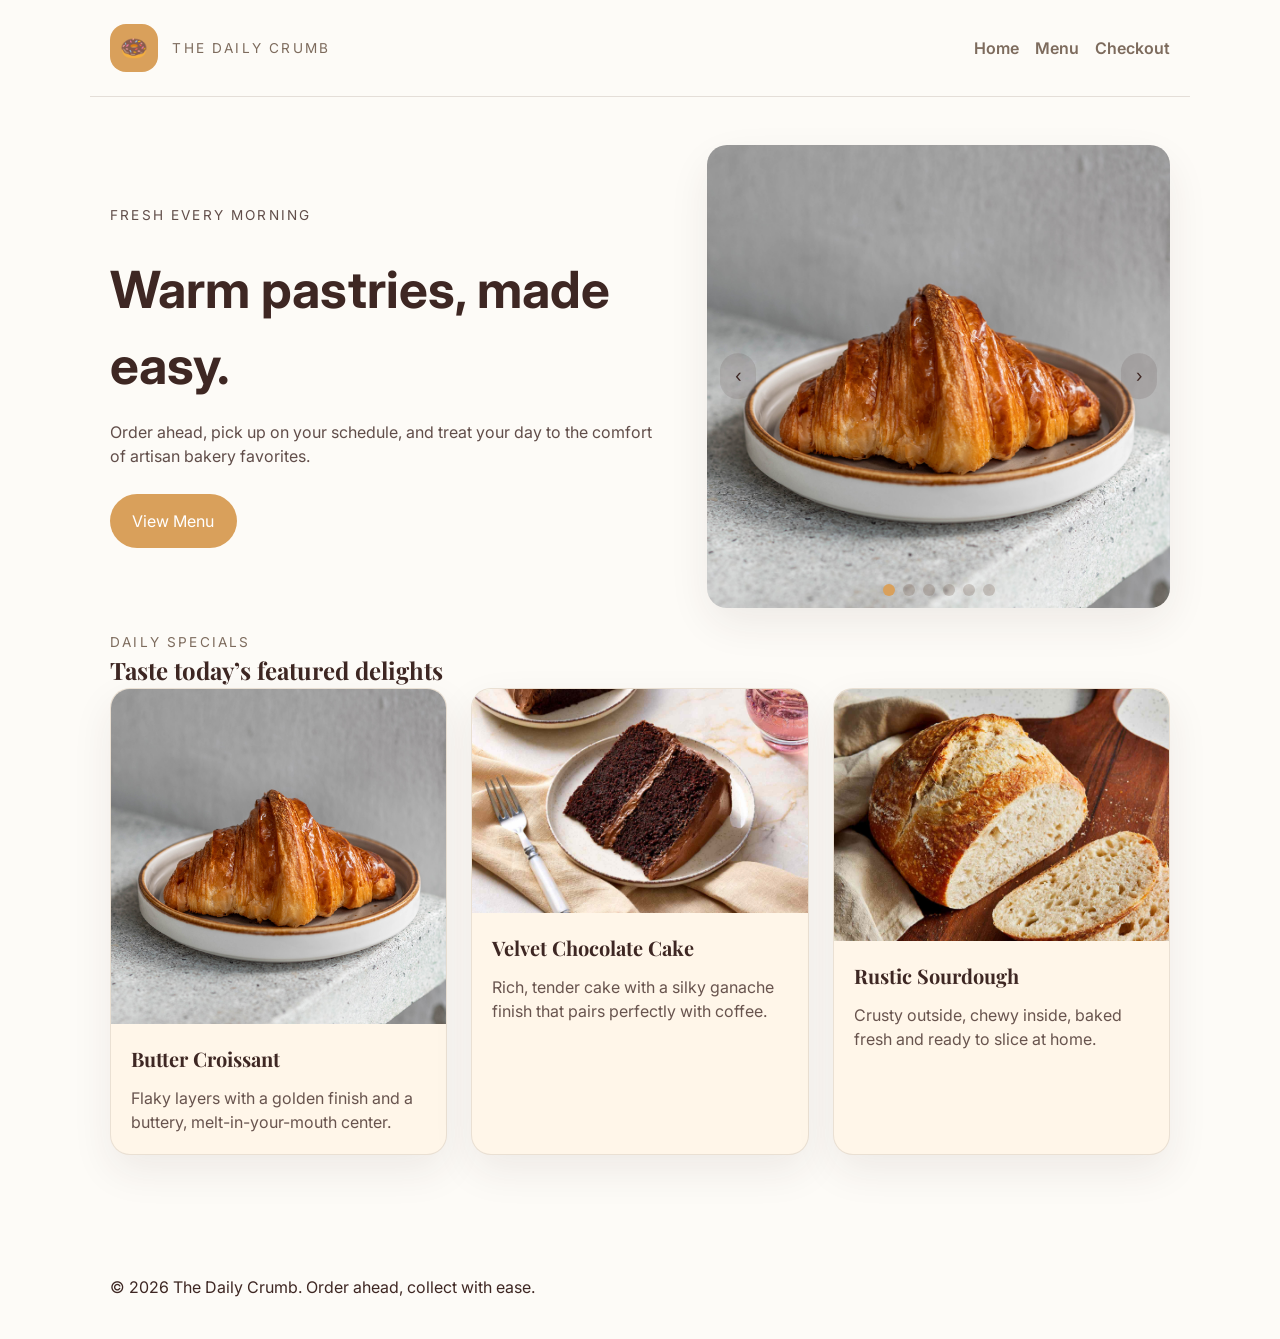
<file: index.html>
<!DOCTYPE html>
<html lang="en">
<head>
  <meta charset="UTF-8">
  <meta name="viewport" content="width=device-width, initial-scale=1.0">
  <title>The Daily Crum</title>
  <link rel="preconnect" href="https://fonts.googleapis.com">
  <link rel="preconnect" href="https://fonts.gstatic.com" crossorigin>
  <link href="https://fonts.googleapis.com/css2?family=Inter:wght@400;500;600&family=Playfair+Display:wght@600;700&display=swap" rel="stylesheet">
  <link rel="stylesheet" href="./style.css">
</head>
<body>
  <header class="site-header">
    <div class="site-branding">
      <span class="brand-mark">&#127849;</span>
      <div>
        <p class="eyebrow">The Daily Crumb</p>
      </div>
    </div>

    <nav aria-label="Primary navigation">
      <ul class="nav-list">
        <li><a href="./index.html" class="nav-link">Home</a></li>
        <li><a href="./menu.html" class="nav-link">Menu</a></li>
        <li><a href="./checkout.html" class="nav-link">Checkout</a></li>
      </ul>
    </nav>
  </header>

  <main>
    <section class="hero section-large">
      <div class="hero-copy">
        <p class="eyebrow">Fresh every morning</p>
        <h2>Warm pastries, made easy.</h2>
        <p>Order ahead, pick up on your schedule, and treat your day to the comfort of artisan bakery favorites.</p>
        <a href="./menu.html" class="button button-primary">View Menu</a>
      </div>
      <div class="hero-visual" aria-hidden="true">
        <div class="hero-card" id="hero-slideshow">
          <div class="slideshow-track" id="hero-slides" aria-live="off"></div>
          <button class="slideshow-prev" id="hero-prev" aria-label="Previous slide">‹</button>
          <button class="slideshow-next" id="hero-next" aria-label="Next slide">›</button>
          <div class="slideshow-dots" id="hero-dots" aria-hidden="false"></div>
        </div>
      </div>
    </section>

    <section class="section-medium specials" aria-labelledby="specials-heading">
      <header class="section-header">
        <p class="eyebrow">Daily Specials</p>
        <h2 id="specials-heading">Taste today’s featured delights</h2>
      </header>

      <div class="card-grid">
        <article class="card">
          <div class="card-image card-image-large">
            <img src="/assets/menu/butter_croissant.jpg" alt="Butter Croissant">
          </div>
          <div class="card-content">
            <h3>Butter Croissant</h3>
            <p>Flaky layers with a golden finish and a buttery, melt-in-your-mouth center.</p>
          </div>
        </article>

        <article class="card">
          <div class="card-image card-image-large">
            <img src="/assets/menu/chocolate_cake.jpg" alt="Velvet Chocolate Cake">
          </div>
          <div class="card-content">
            <h3>Velvet Chocolate Cake</h3>
            <p>Rich, tender cake with a silky ganache finish that pairs perfectly with coffee.</p>
          </div>
        </article>

        <article class="card">
          <div class="card-image card-image-large">
            <img src="/assets/menu/sourdough_bread.jpg" alt="Rustic Sourdough">
          </div>
          <div class="card-content">
            <h3>Rustic Sourdough</h3>
            <p>Crusty outside, chewy inside, baked fresh and ready to slice at home.</p>
          </div>
        </article>
      </div>
    </section>
  </main>

  <footer class="site-footer">
    <p>© 2026 The Daily Crumb. Order ahead, collect with ease.</p>
  </footer>

  <script src="./app.js"></script>
</body>
</html>
</file>
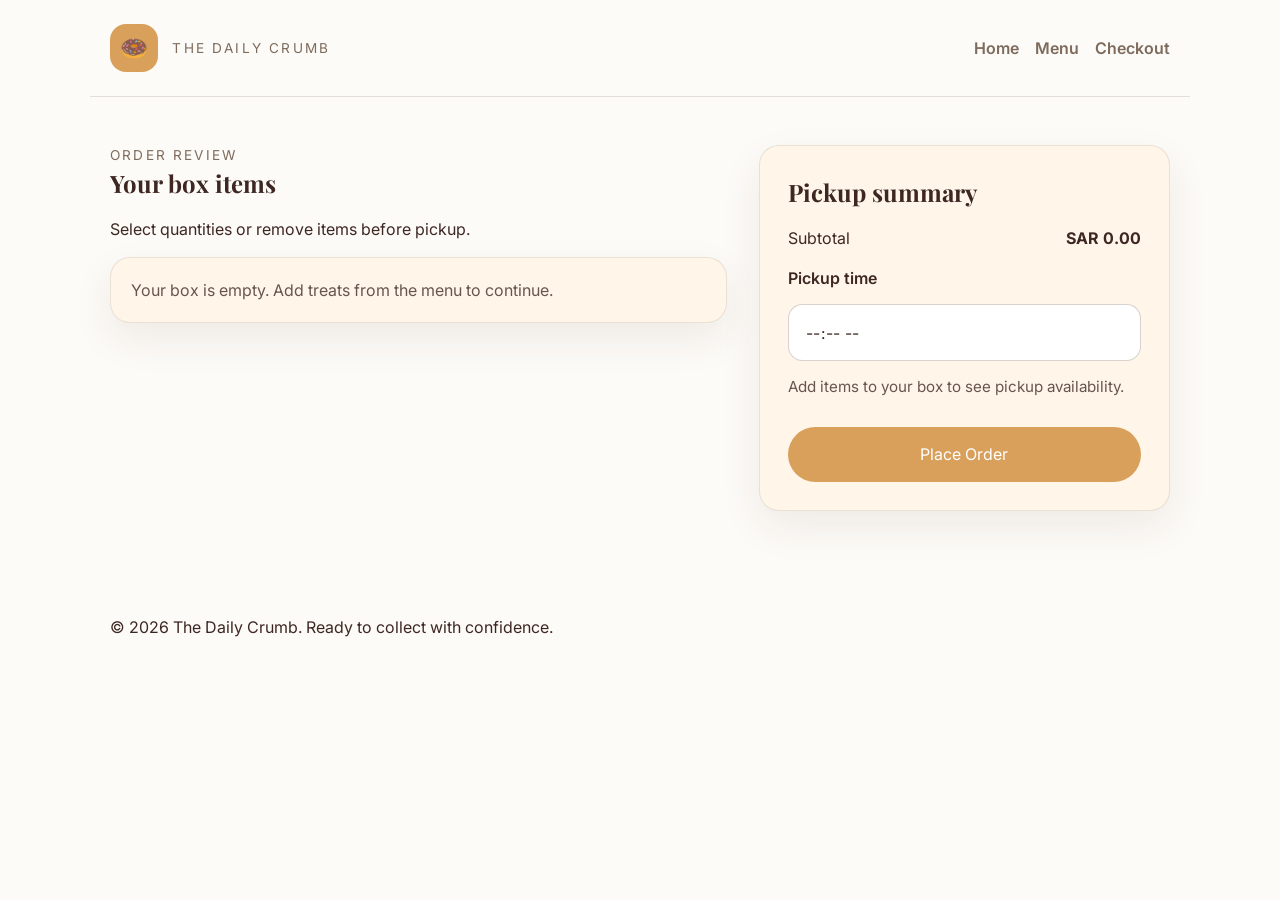
<file: checkout.html>
<!DOCTYPE html>
<html lang="en">
<head>
  <meta charset="UTF-8">
  <meta name="viewport" content="width=device-width, initial-scale=1.0">
  <title>The Daily Crumb | Checkout</title>
  <link rel="preconnect" href="https://fonts.googleapis.com">
  <link rel="preconnect" href="https://fonts.gstatic.com" crossorigin>
  <link href="https://fonts.googleapis.com/css2?family=Inter:wght@400;500;600&family=Playfair+Display:wght@600;700&display=swap" rel="stylesheet">
  <link rel="stylesheet" href="./style.css">
</head>
<body>
  <header class="site-header">
    <div class="site-branding">
      <span class="brand-mark">&#127849;</span>
      <div>
        <p class="eyebrow">The Daily Crumb</p>
      </div>
    </div>

    <nav aria-label="Primary navigation">
      <ul class="nav-list">
        <li><a href="./index.html" class="nav-link">Home</a></li>
        <li><a href="./menu.html" class="nav-link">Menu</a></li>
        <li><a href="./checkout.html" class="nav-link">Checkout</a></li>
      </ul>
    </nav>
  </header>

  <main>
    <section class="checkout-layout section-large">
      <div class="checkout-left">
        <header class="section-header">
          <p class="eyebrow">Order review</p>
          <h2>Your box items</h2>
          <p>Select quantities or remove items before pickup.</p>
        </header>

        <div id="cart-items" class="cart-list" aria-live="polite">
          <!-- Cart items are inserted here by JavaScript -->
        </div>
      </div>

      <aside class="checkout-right">
        <div class="summary-card">
          <h2>Pickup summary</h2>
          <div class="summary-row">
            <span>Subtotal</span>
            <strong id="cart-total">SAR 0.00</strong>
          </div>
          <form id="order-form" novalidate>
            <label for="pickup-time">Pickup time</label>
            <input type="time" id="pickup-time" name="pickup-time" required>
            <p id="pickup-feedback" class="helper-text">Your earliest pickup time is calculated automatically.</p>

            <div id="form-error" class="form-error" aria-live="assertive"></div>

            <button type="submit" class="button button-primary">Place Order</button>
          </form>
        </div>
      </aside>
    </section>
  </main>

  <footer class="site-footer">
    <p>© 2026 The Daily Crumb. Ready to collect with confidence.</p>
  </footer>

  <script src="./app.js"></script>
</body>
</html>
</file>
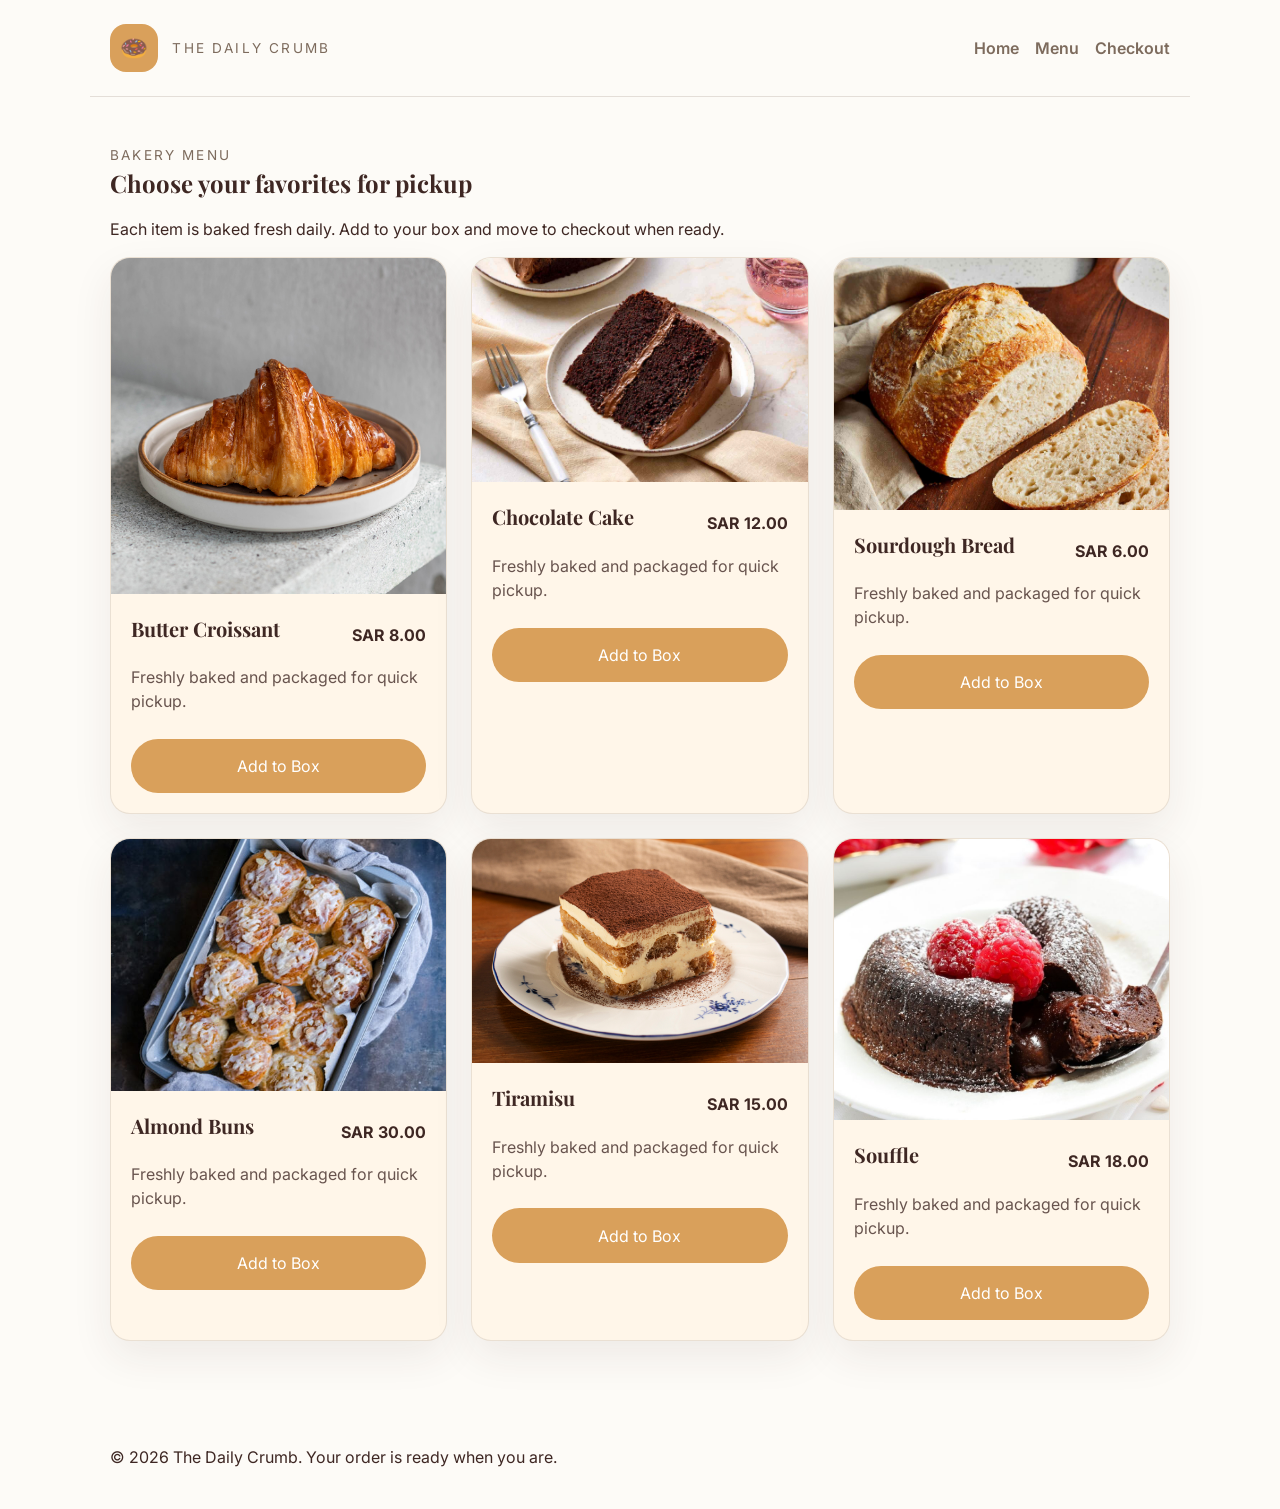
<file: menu.html>
<!DOCTYPE html>
<html lang="en">
<head>
  <meta charset="UTF-8">
  <meta name="viewport" content="width=device-width, initial-scale=1.0">
  <title>The Daily Crumb | Menu</title>
  <link rel="preconnect" href="https://fonts.googleapis.com">
  <link rel="preconnect" href="https://fonts.gstatic.com" crossorigin>
  <link href="https://fonts.googleapis.com/css2?family=Inter:wght@400;500;600&family=Playfair+Display:wght@600;700&display=swap" rel="stylesheet">
  <link rel="stylesheet" href="./style.css">
</head>
<body>
  <header class="site-header">
    <div class="site-branding">
      <span class="brand-mark">&#127849;</span>
      <div>
        <p class="eyebrow">The Daily Crumb</p>
      </div>
    </div>

    <nav aria-label="Primary navigation">
      <ul class="nav-list">
        <li><a href="./index.html" class="nav-link">Home</a></li>
        <li><a href="./menu.html" class="nav-link">Menu</a></li>
        <li><a href="./checkout.html" class="nav-link">Checkout</a></li>
      </ul>
    </nav>
  </header>

  <main>
    <section class="section-large">
      <header class="section-header">
        <p class="eyebrow">Bakery menu</p>
        <h2>Choose your favorites for pickup</h2>
        <p>Each item is baked fresh daily. Add to your box and move to checkout when ready.</p>
      </header>

      <div id="menu-grid" class="card-grid" aria-live="polite">
        <!-- Menu cards are injected here by JavaScript -->
      </div>
    </section>
  </main>

  <footer class="site-footer">
    <p>© 2026 The Daily Crumb. Your order is ready when you are.</p>
  </footer>

  <script src="./app.js"></script>
</body>
</html>
</file>
<file: style.css>
:root {
  --background: #FDFBF7;
  --text: #3E2723;
  --accent: #D9A05B;
  --border: #7D6B5D;
  --surface: #fff6e9;
  --shadow: 0 16px 40px rgba(62, 39, 35, 0.08);
}

* {
  box-sizing: border-box;
}

html {
  scroll-behavior: smooth;
}

body {
  margin: 0;
  font-family: 'Inter', sans-serif;
  background: var(--background);
  color: var(--text);
  line-height: 1.5;
}

img {
  max-width: 100%;
  display: block;
}

a {
  color: inherit;
  text-decoration: none;
}

button,
input {
  font: inherit;
}

.site-header,
.site-footer {
  width: min(1100px, 100%);
  margin: 0 auto;
  padding: 1.5rem 1.25rem;
}

.site-header {
  display: flex;
  flex-wrap: wrap;
  justify-content: space-between;
  align-items: center;
  gap: 1rem;
  border-bottom: 1px solid rgba(125, 107, 93, 0.2);
  background: rgba(253, 251, 247, 0.94);
  position: sticky;
  top: 0;
  z-index: 10;
  backdrop-filter: blur(8px);
}

.site-branding {
  display: flex;
  align-items: center;
  gap: 0.9rem;
}

.brand-mark {
  display: inline-flex;
  align-items: center;
  justify-content: center;
  width: 3rem;
  height: 3rem;
  border-radius: 1rem;
  background: var(--accent);
  color: #fff;
  font-size: 1.4rem;
}

.eyebrow {
  margin: 0;
  font-size: 0.85rem;
  text-transform: uppercase;
  letter-spacing: 0.16em;
  color: var(--border);
}

.site-branding h1,
.section-header h2,
.card-content h3,
.summary-card h2 {
  margin: 0;
  font-family: 'Playfair Display', serif;
  color: var(--text);
}

.site-branding h1 {
  font-size: 1.4rem;
}

.nav-list {
  display: flex;
  align-items: center;
  gap: 1rem;
  list-style: none;
  margin: 0;
  padding: 0;
}

.nav-link {
  color: var(--border);
  font-weight: 600;
  transition: color 180ms ease;
}

.nav-link:hover,
.nav-link.active {
  color: var(--accent);
}

main {
  width: min(1100px, 100%);
  margin: 0 auto;
  padding: 2rem 1.25rem 3rem;
}

.section-large {
  padding: 1rem 0;
}

.section-medium {
  padding: 0.5rem 0 2rem;
}

.hero {
  display: grid;
  gap: 2rem;
  align-items: center;
}

.hero-copy {
  max-width: 560px;
}

.hero-copy h2 {
  font-size: clamp(2rem, 4vw, 3.25rem);
  margin: 0.5rem 0 1rem;
}

.hero-copy p {
  margin: 0 0 1.6rem;
  color: rgba(62, 39, 35, 0.82);
}

.hero-visual {
  min-height: 18rem;
  border-radius: 1.75rem;
  background: linear-gradient(130deg, #f8e5cc 0%, #f0d4b1 100%);
  display: grid;
  place-items: center;
  color: var(--text);
  font-size: 1.1rem;
  text-transform: uppercase;
  letter-spacing: 0.06em;
  box-shadow: var(--shadow);
}

.hero-card {
  width: 100%;
  height: 100%;
  position: relative;
  overflow: hidden;
  border-radius: 1.25rem;
}

.slideshow-track {
  display: flex;
  width: 100%;
  height: 100%;
  transition: transform 420ms cubic-bezier(.22,.9,.36,1);
}

.slideshow-track img {
  width: 100%;
  height: 100%;
  object-fit: cover;
  display: block;
  flex: 0 0 100%;
}

.slideshow-prev,
.slideshow-next {
  position: absolute;
  top: 50%;
  transform: translateY(-50%);
  background: rgba(62,39,35,0.12);
  border: none;
  color: var(--text);
  padding: 0.6rem 0.9rem;
  border-radius: 999px;
  cursor: pointer;
}

.slideshow-prev { left: 0.8rem; }
.slideshow-next { right: 0.8rem; }

.slideshow-dots {
  position: absolute;
  bottom: 0.75rem;
  left: 50%;
  transform: translateX(-50%);
  display: flex;
  gap: 0.5rem;
}

.slideshow-dots button {
  width: 0.7rem;
  height: 0.7rem;
  border-radius: 999px;
  border: none;
  background: rgba(125,107,93,0.3);
  cursor: pointer;
}

.slideshow-dots button.active {
  background: var(--accent);
}

.button {
  display: inline-flex;
  align-items: center;
  justify-content: center;
  padding: 0.95rem 1.4rem;
  border: none;
  border-radius: 999px;
  cursor: pointer;
  transition: transform 160ms ease, box-shadow 160ms ease, background-color 160ms ease;
}

.button-primary {
  background: var(--accent);
  color: #fff;
}

.button-primary:hover {
  transform: translateY(-1px);
  box-shadow: 0 8px 20px rgba(217, 160, 91, 0.3);
}

.card-grid {
  display: grid;
  gap: 1.5rem;
}

.card,
.summary-card,
.cart-item {
  background: var(--surface);
  border: 1px solid rgba(125, 107, 93, 0.16);
  border-radius: 1.25rem;
  box-shadow: var(--shadow);
}

.card {
  overflow: hidden;
}

.card-image {
  min-height: 14rem;
  display: grid;
  place-items: center;
  background: linear-gradient(135deg, #fdeed5 0%, #f5d0a9 100%);
  color: var(--text);
  font-size: 1rem;
  text-transform: uppercase;
  letter-spacing: 0.12em;
}

.card-image-large {
  min-height: 12rem;
}

.card-content,
.summary-card,
.cart-item {
  padding: 1.25rem;
}

.card-content h3 {
  margin-top: 0;
  margin-bottom: 0.75rem;
  font-size: 1.25rem;
}

.card-content p,
.summary-card p,
.cart-item p,
.helper-text,
.form-error {
  margin: 0;
  color: rgba(62, 39, 35, 0.78);
}

.menu-card button,
.cart-item button {
  width: 100%;
  margin-top: 1rem;
}

.menu-card {
  display: grid;
  grid-template-rows: auto 1fr;
}

.menu-card .card-content {
  display: flex;
  flex-direction: column;
  gap: 0.6rem;
}

.menu-card .price-row {
  display: flex;
  align-items: center;
  justify-content: space-between;
  gap: 1rem;
}

.price-badge {
  font-weight: 700;
  color: var(--text);
}

.checkout-layout {
  display: grid;
  gap: 2rem;
}

.checkout-left,
.checkout-right {
  background: transparent;
}

.cart-list {
  display: grid;
  gap: 1rem;
}

.cart-item {
  display: grid;
  gap: 0.85rem;
}

.cart-item h3 {
  margin: 0;
}

.cart-item-details {
  display: flex;
  flex-wrap: wrap;
  justify-content: space-between;
  gap: 0.75rem;
  align-items: center;
}

.cart-meta {
  display: flex;
  gap: 0.6rem;
  flex-wrap: wrap;
  align-items: center;
}

.quantity-controls {
  display: inline-flex;
  align-items: center;
  gap: 0.45rem;
  background: rgba(125, 107, 93, 0.08);
  border-radius: 999px;
  padding: 0.35rem 0.55rem;
}

.quantity-controls button {
  width: 2rem;
  height: 2rem;
  display: grid;
  place-items: center;
  border-radius: 50%;
  border: none;
  background: var(--accent);
  color: #fff;
  cursor: pointer;
}

.quantity-controls span {
  min-width: 1.4rem;
  text-align: center;
  font-weight: 700;
}

.cart-remove {
  border: none;
  background: none;
  color: var(--border);
  cursor: pointer;
  font-size: 0.95rem;
}

.summary-card {
  display: grid;
  gap: 1rem;
  padding: 1.75rem;
}

.summary-row {
  display: flex;
  justify-content: space-between;
  align-items: center;
}

.summary-card form {
  display: grid;
  gap: 0.9rem;
}

.summary-card label {
  font-weight: 600;
}

.summary-card input[type="time"] {
  width: 100%;
  padding: 0.9rem 1rem;
  border: 1px solid rgba(125, 107, 93, 0.3);
  border-radius: 0.9rem;
  background: #fff;
  color: var(--text);
}

.helper-text {
  font-size: 0.95rem;
}

.form-error {
  color: #b00020;
  font-weight: 600;
}

@media (min-width: 740px) {
  .hero {
    grid-template-columns: 1.1fr 0.9fr;
  }

  .card-grid {
    grid-template-columns: repeat(3, minmax(0, 1fr));
  }

  .checkout-layout {
    grid-template-columns: 1.5fr 1fr;
  }
}

@media (max-width: 739px) {
  .site-header,
  .site-footer,
  main {
    padding-left: 1rem;
    padding-right: 1rem;
  }

  .nav-list {
    flex-wrap: wrap;
    justify-content: center;
  }

  .card-grid {
    grid-template-columns: 1fr;
  }
}

@media (max-width: 540px) {
  .site-header {
    padding-bottom: 0.75rem;
  }

  .site-branding {
    gap: 0.75rem;
  }

  .quantity-controls {
    padding: 0.3rem 0.4rem;
  }
}
</file>
